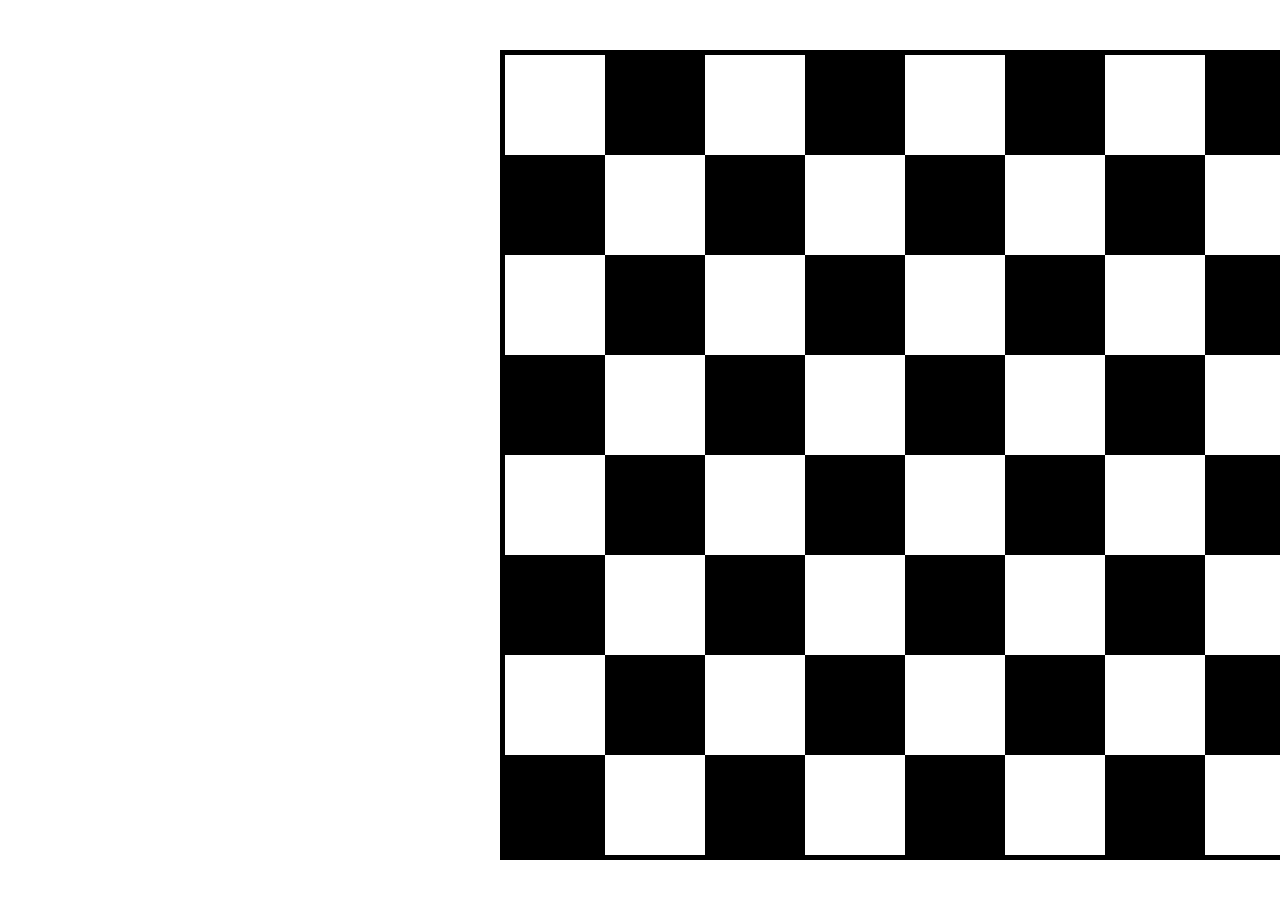
<file: CSS3/Chess Practice/index.html>
<!DOCTYPE html>
<html lang="en">
<head>

	<meta charset="UTF-8">
	<link rel="stylesheet" href="css/style.css">
</head>
<body>
	<div class="father">
		<div class="child-first"></div>
		<div class="child-first"></div>
		<div class="child-first"></div>
		<div class="child-first"></div>
		<div class="child-first"></div>
		<div class="child-first"></div>
		<div class="child-first"></div>
		<div class="child-first"></div>

		<div class="child-second"></div>
		<div class="child-second"></div>
		<div class="child-second"></div>
		<div class="child-second"></div>
		<div class="child-second"></div>
		<div class="child-second"></div>
		<div class="child-second"></div>
		<div class="child-second"></div>

		<div class="child-first"></div>
		<div class="child-first"></div>
		<div class="child-first"></div>
		<div class="child-first"></div>
		<div class="child-first"></div>
		<div class="child-first"></div>
		<div class="child-first"></div>
		<div class="child-first"></div>

		<div class="child-second"></div>
		<div class="child-second"></div>
		<div class="child-second"></div>
		<div class="child-second"></div>
		<div class="child-second"></div>
		<div class="child-second"></div>
		<div class="child-second"></div>
		<div class="child-second"></div>

		<div class="child-first"></div>
		<div class="child-first"></div>
		<div class="child-first"></div>
		<div class="child-first"></div>
		<div class="child-first"></div>
		<div class="child-first"></div>
		<div class="child-first"></div>
		<div class="child-first"></div>

		<div class="child-second"></div>
		<div class="child-second"></div>
		<div class="child-second"></div>
		<div class="child-second"></div>
		<div class="child-second"></div>
		<div class="child-second"></div>
		<div class="child-second"></div>
		<div class="child-second"></div>

		<div class="child-first"></div>
		<div class="child-first"></div>
		<div class="child-first"></div>
		<div class="child-first"></div>
		<div class="child-first"></div>
		<div class="child-first"></div>
		<div class="child-first"></div>
		<div class="child-first"></div>

		<div class="child-second"></div>
		<div class="child-second"></div>
		<div class="child-second"></div>
		<div class="child-second"></div>
		<div class="child-second"></div>
		<div class="child-second"></div>
		<div class="child-second"></div>
		<div class="child-second"></div>
	</div>
</body>
</html>
</file>
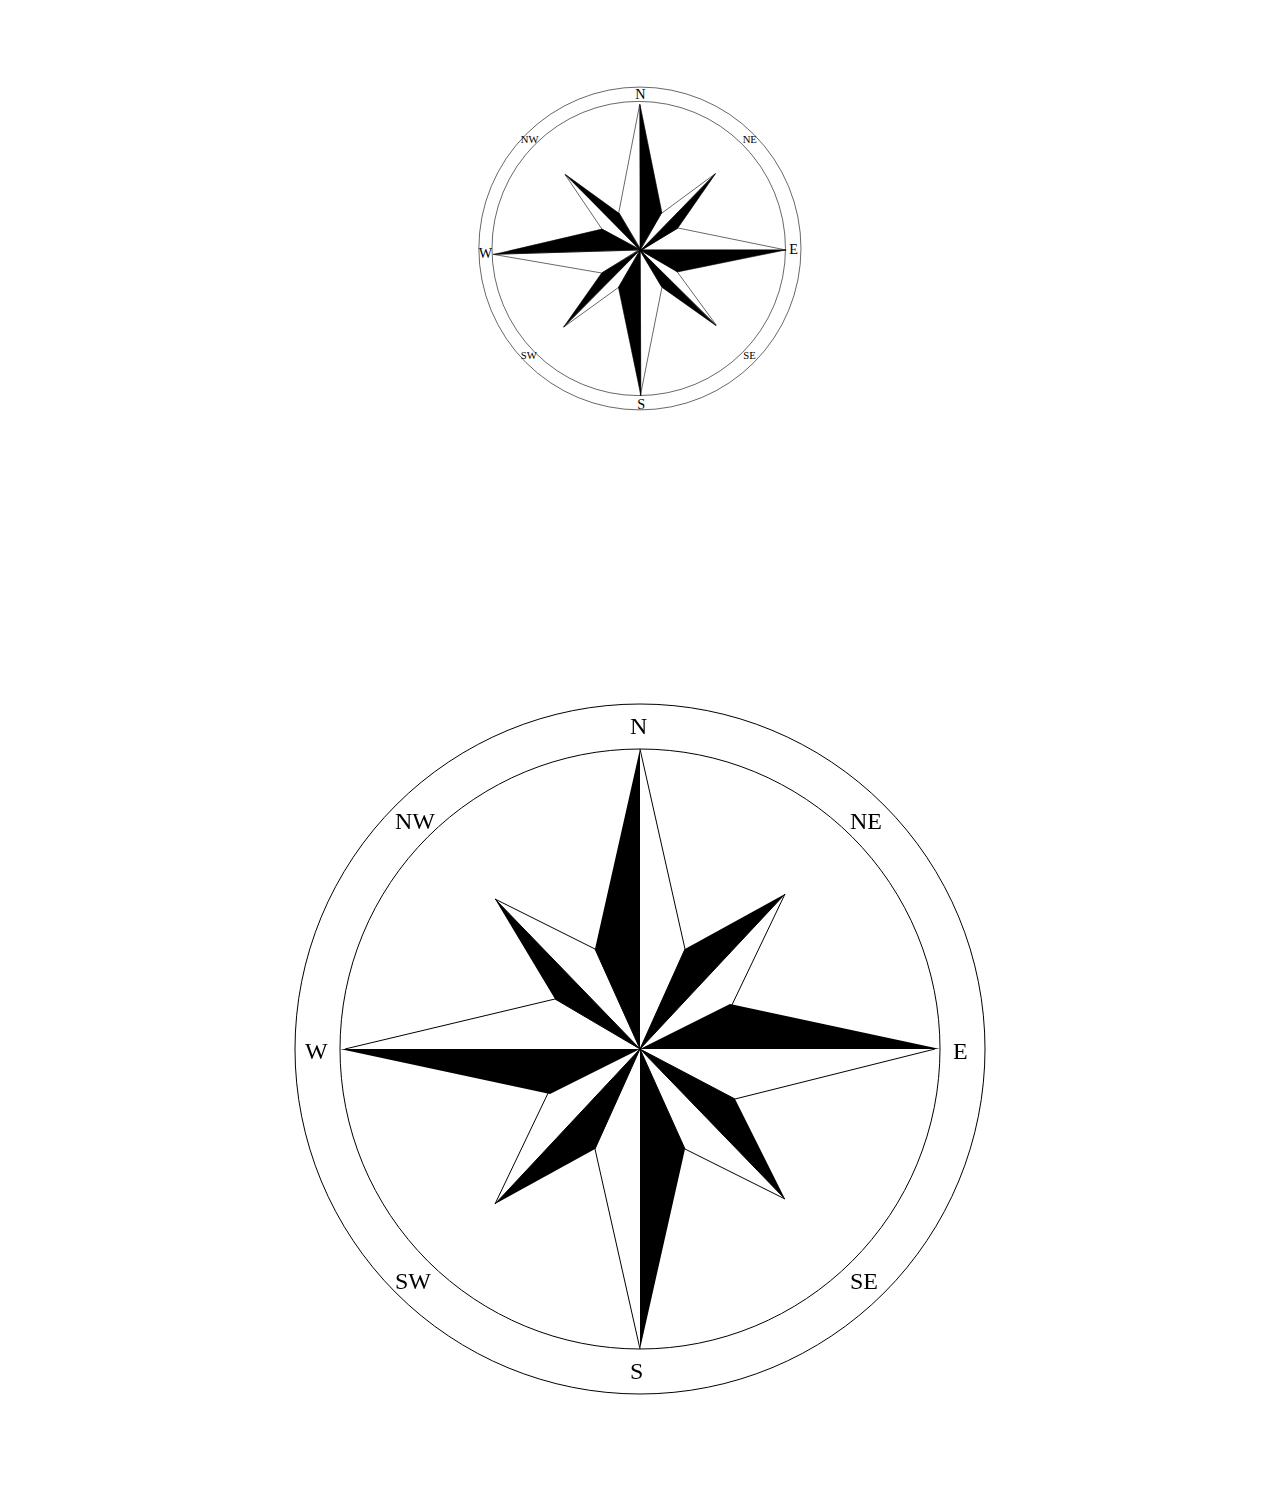
<file: CSS3/Rosa de los vientos/index.html>
<!DOCTYPE html>
<html lang="en">
<head>

	<meta charset="UTF-8">
	<link rel="stylesheet" href="css/style.css">
</head>
<body>

	<svg version="1.1" id="Layer_1" xmlns="http://www.w3.org/2000/svg" xmlns:xlink="http://www.w3.org/1999/xlink" x="0px" y="0px"
		 viewBox="0 0 595.3 841.9" style="enable-background:new 0 0 595.3 841.9;" xml:space="preserve" class="rose">
		<style type="text/css">
			.st0{stroke:#000000;stroke-miterlimit:10;}
			.st1{fill:none;stroke:#000000;stroke-miterlimit:10;}
			.st2{fill:none;}
			.st3{font-family:'MyriadPro-Regular';}
			.st4{font-size:24px;}
			.st5{font-size:18px;}
		</style>
		<polygon class="st0" points="297.6,420.9 297.6,176 334.5,358 "/>
		<polygon class="st0" points="297.6,421.1 542.6,420.9 360.6,457.9 "/>
		<polygon class="st0" points="298,420.9 299.1,665.9 261.4,484 "/>
		<polygon class="st1" points="297.5,421.1 298.3,666 334.6,483.9 "/>
		<polygon class="st1" points="299.3,420.5 297.2,175.6 261.9,357.9 "/>
		<polygon class="st0" points="297.6,420.7 52.8,428.1 233.6,385.8 "/>
		<polygon class="st1" points="294.9,421.1 50.1,428.2 233.1,459.7 "/>
		<polygon class="st1" points="299.1,420.7 544,421.1 362.1,384 "/>
		<polygon class="st0" points="169,550.8 297.6,420.7 233.1,459.7 "/>
		<path class="st0" d="M297.6,420.7c-0.1,0.1-0.3,0.2-0.4,0.4l37.7,62.9l90.8,64.4L297.6,420.7z"/>
		<polygon class="st0" points="424.8,292.4 297.1,423.3 361.4,383.8 "/>
		<polygon class="st0" points="172.3,293.9 300.6,424.3 262.4,359.2 "/>
		<polygon class="st1" points="169,550.8 261.4,484 297.6,421.2 "/>
		<polygon class="st1" points="426.1,547.6 358.8,455.6 295.8,419.8 "/>
		<polygon class="st1" points="424.5,292.4 332.8,360.1 297.3,423.2 "/>
		<polygon class="st1" points="171.3,293.7 233.6,385.8 301.6,422 "/>
		<ellipse class="st1" cx="295.5" cy="418.4" rx="247.1" ry="247.7"/>
		<ellipse class="st1" cx="297.5" cy="418.4" rx="271.2" ry="271.8"/>
		<rect x="289.6" y="150" class="st2" width="16.1" height="20.7"/>
		<text transform="matrix(1 0 0 1 289.5974 167.04)" class="st3 st4">N</text>
		<rect x="293.1" y="671.2" class="st2" width="12" height="19"/>
		<text transform="matrix(1 0 0 1 293.0566 688.2585)" class="st3 st4">S</text>
		<rect x="549" y="410.3" class="st2" width="12" height="19"/>
		<text transform="matrix(1 0 0 1 549 427.3725)" class="st3 st4">E</text>
		<rect x="26.3" y="417.3" class="st2" width="23" height="24"/>
		<text transform="matrix(1 0 0 1 26.3133 434.3725)" class="st3 st4">W</text>
		<rect x="97" y="591.9" class="st2" width="28" height="16.1"/>
		<text transform="matrix(1 0 0 1 97 604.671)" class="st3 st5">SW</text>
		<rect x="471.5" y="592.4" class="st2" width="19" height="15"/>
		<text transform="matrix(1 0 0 1 471.5 605.2256)" class="st3 st5">SE</text>
		<rect x="97" y="228" class="st2" width="28" height="15.5"/>
		<text transform="matrix(1 0 0 1 97 240.7803)" class="st3 st5">NW</text>
		<rect x="470.5" y="228.5" class="st2" width="21" height="14.5"/>
		<text transform="matrix(1 0 0 1 470.5 241.2798)" class="st3 st5">NE</text>
	</svg>

	<canvas id="star"></canvas>

	<script type="text/javascript" src="js/main.js"></script>

</body>
</html>
</file>
<file: CSS3/Chess Practice/css/style.css>
* {
  padding: 0;
  margin: 0;
}

body {
  width: 100%;
  margin: 0 auto;
}

.father {
  width: 800px;
  display: table;
  border: 5px solid #000;
  margin-left: 500px;
  margin-top: 50px;
}

.child-first {
  height: 100px;
  width: 100px;
  display: inline-table;
  float: left;
}

.child-second {
  height: 100px;
  width: 100px;
  display: inline-table;
  float: left;
}

.child-first:nth-child(2n+0) {
  background-color: #000;
}

.child-second:nth-child(2n+1) {
  background-color: #000;
}

.child-first:hover {
  opacity: 0.5;
}

.child-second:hover {
  opacity: 0.5;
}
</file>
<file: CSS3/Rosa de los vientos/css/style.css>
* {
  margin: 0;
  padding: 0; }

body {
  margin: 0 auto;
  text-align: center; }

.fillWidth {
  width: 100%; }
                
.rose {
  width: 500px;
  height: 500px;
}
/*# sourceMappingURL=style.css.map */
</file>
